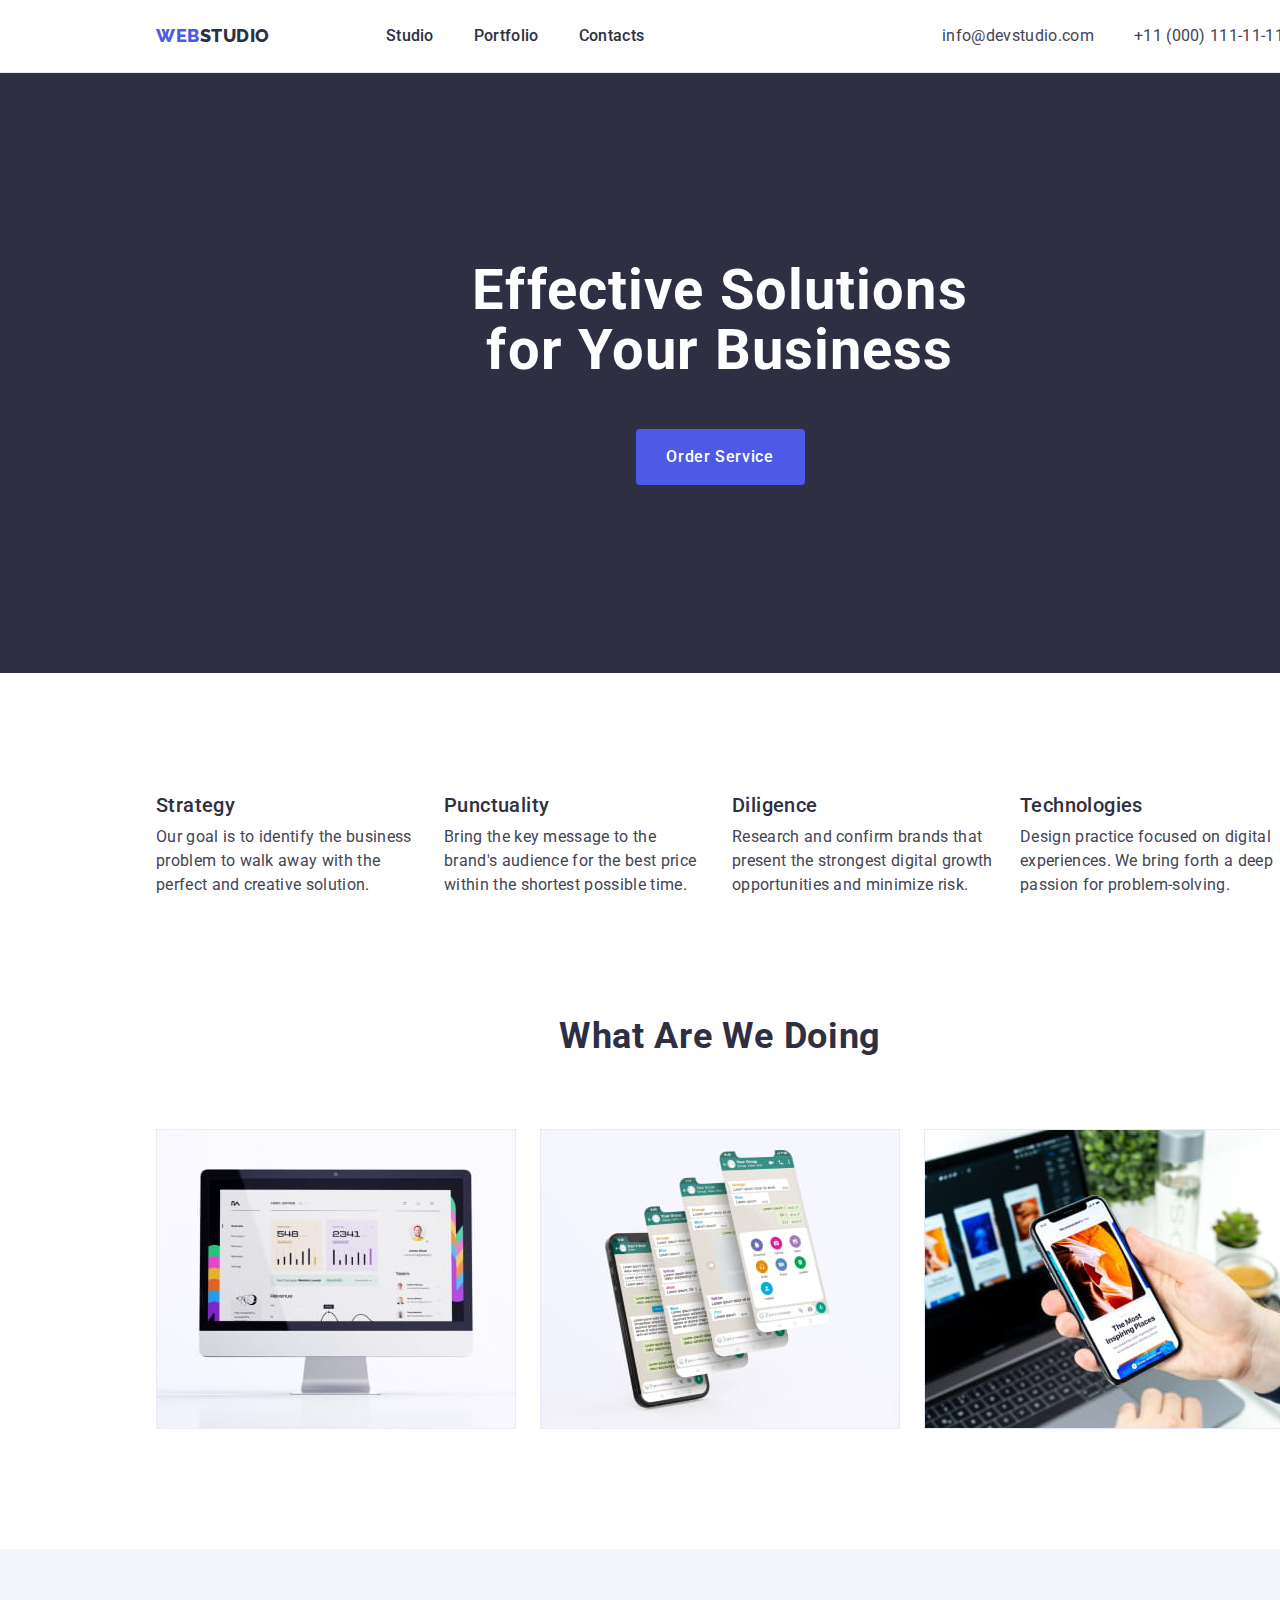
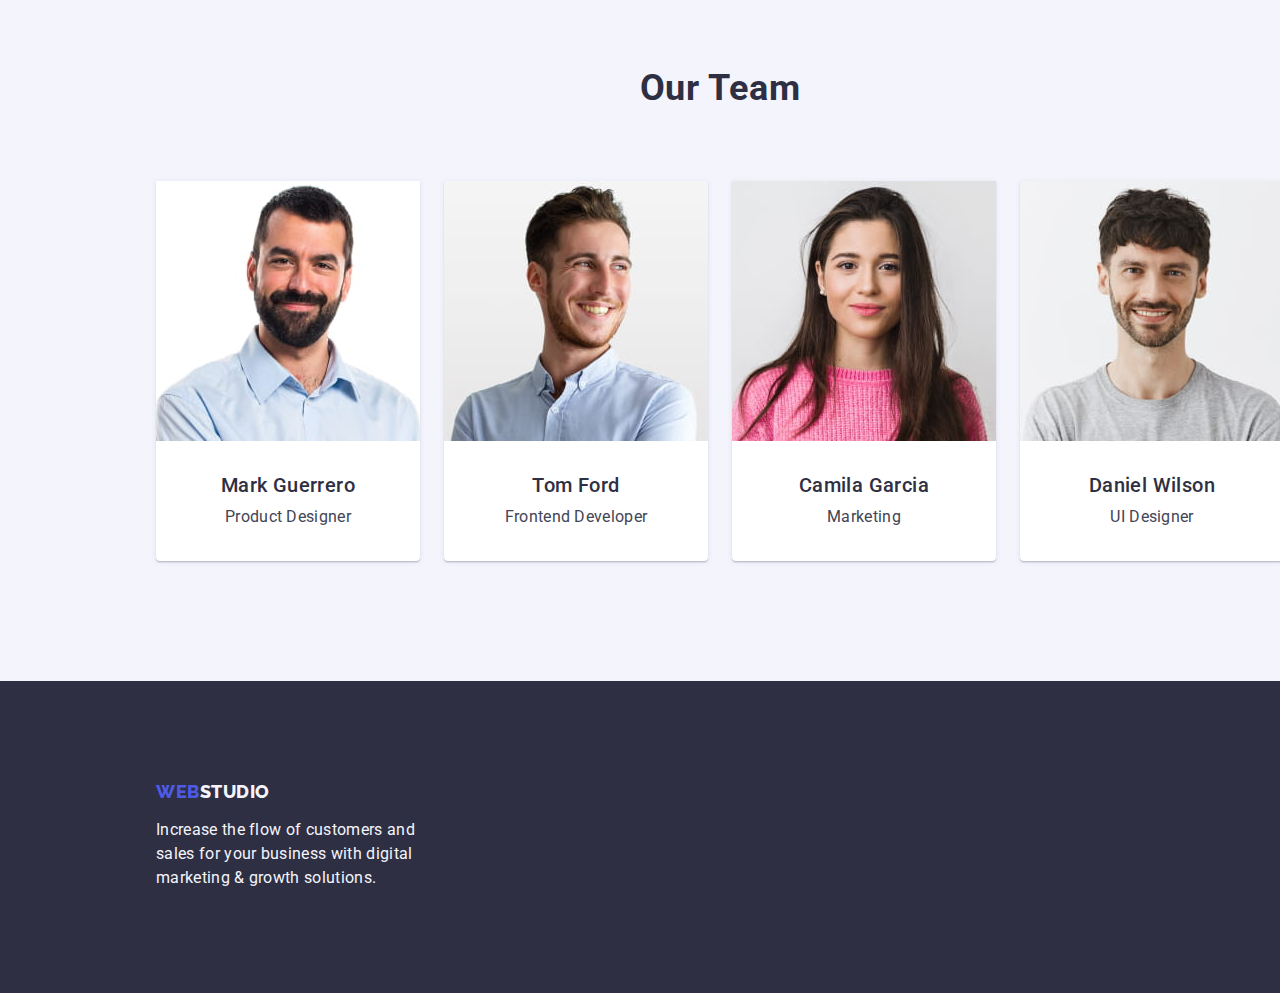
<file: index.html>
<!DOCTYPE html>
<html lang="en">
  <head>
    <meta charset="UTF-8" />
    <meta http-equiv="X-UA-Compatible" content="IE=edge" />
    <meta name="viewport" content="width=device-width, initial-scale=1.0" />
    <title>Document</title>
    <!-- Normalize -->
    <link
      rel="stylesheet"
      href="https://cdn.jsdelivr.net/npm/modern-normalize@1.1.0/modern-normalize.min.css"
    />
    <!-- Styles -->
    <link rel="stylesheet" href="./css/styles.css" />
    <link rel="preconnect" href="https://fonts.googleapis.com" />
    <link rel="preconnect" href="https://fonts.gstatic.com" crossorigin />
    <link
      href="https://fonts.googleapis.com/css2?family=Raleway:wght@800&family=Roboto:wght@400;500;700&display=swap"
      rel="stylesheet"
    />
  </head>
  <body>
    <!-- Header -->
    <header class="main-header-container">
      <div class="header-container container">
        <nav class="header-nav-links">
          <a href="./index.html" class="link logo main-page-logo"
            >Web<span class="logo-part">Studio</span></a
          >
          <ul class="list header-nav-links">
            <li>
              <a href="./index.html" class="link header-nav-item">Studio</a>
            </li>
            <li>
              <a href="./portfolio.html" class="link header-nav-item"
                >Portfolio</a
              >
            </li>
            <li><a href="" class="link header-nav-item">Contacts</a></li>
          </ul>
        </nav>
        <address class="nav-links-list">
          <ul class="list nav-link-section header-contact-links">
            <li>
              <a href="mailto:info@devstudio.com" class="link header-contact"
                >info@devstudio.com</a
              >
            </li>
            <li>
              <a href="tel:+110001111111" class="link header-contact"
                >+11 (000) 111-11-11</a
              >
            </li>
          </ul>
        </address>
      </div>
    </header>
    <!-- Hero -->
    <main>
      <section class="main-hero-section">
        <div class="container">
          <h1 class="main-hero-title">Effective Solutions for Your Business</h1>
          <button type="button" class="order-service-btn">Order Service</button>
        </div>
      </section>
      <!-- About us -->
      <section class="section about-us-section">
        <div class="container">
          <h2 hidden class="main-page-title">About us</h2>
          <ul class="list about-us">
            <li class="about-us-list-item">
              <h3 class="about-us-title">Strategy</h3>
              <p class="about-us-descr">
                Our goal is to identify the business problem to walk away with
                the perfect and creative solution.
              </p>
            </li>
            <li class="about-us-list-item">
              <h3 class="about-us-title">Punctuality</h3>
              <p class="about-us-descr">
                Bring the key message to the brand's audience for the best price
                within the shortest possible time.
              </p>
            </li>
            <li class="about-us-list-item">
              <h3 class="about-us-title">Diligence</h3>
              <p class="about-us-descr">
                Research and confirm brands that present the strongest digital
                growth opportunities and minimize risk.
              </p>
            </li>
            <li class="about-us-list-item">
              <h3 class="about-us-title">Technologies</h3>
              <p class="about-us-descr">
                Design practice focused on digital experiences. We bring forth a
                deep passion for problem-solving.
              </p>
            </li>
          </ul>
        </div>
      </section>
      <!-- What are we doing -->
      <section class="section what-are-we-doing-section">
        <div class="container ">
          <h2 class="title">What are we doing</h2>
          <ul class="list what-are-we-doing-list">
            <li class="what-are-we-doing-item">
              <img
                src="./images/what-we-do/comp.jpg"
                alt="computer screen"
                width="360"
              />
            </li>
            <li class="what-are-we-doing-item">
              <img src="./images/what-we-do/tel.jpg" alt="phones" width="360" />
            </li>
            <li class="what-are-we-doing-item">
              <img
                src="./images/what-we-do/phone.jpg"
                alt="phone"
                width="360"
              />
            </li>
          </ul>
        </div>
      </section>
      <!-- Our Team -->
      <section class="card-set section">
        <div class="container">
          <h2 class="title team-title">Our Team</h2>
          <ul class="list team-list-cards">
            <li class="team-list-item card-set-item">
              <img
                src="./images/our-team/1.jpg"
                alt="man with beard"
                width="264"
              />
              <div class="team-name-item">
                <h3 class="team-member-name">Mark Guerrero</h3>
                <p class="team-members-descr">Product Designer</p>
              </div>
            </li>
            <li class="team-list-item card-set-item">
              <img
                src="./images/our-team/2.jpg"
                alt="smiling man"
                width="264"
              />
              <div class="team-name-item">
                <h3 class="team-member-name">Tom Ford</h3>
                <p class="team-members-descr">Frontend Developer</p>
              </div>
            </li>
            <li class="team-list-item card-set-item">
              <img
                src="./images/our-team/3.jpg"
                alt="dark haired woman"
                width="264"
              />
              <div class="team-name-item">
                <h3 class="team-member-name">Camila Garcia</h3>
                <p class="team-members-descr">Marketing</p>
              </div>
            </li>
            <li class="team-list-item card-set-item">
              <img
                src="./images/our-team/4.jpg"
                alt="smiling man with beard"
                width="264"
              />
              <div class="team-name-item">
                <h3 class="team-member-name">Daniel Wilson</h3>
                <p class="team-members-descr">UI Designer</p>
              </div>
            </li>
          </ul>
        </div>
      </section>
    </main>
    <!-- Footer -->
    <footer class="footer">
      <div class="footer-items container">
        <a href="./index.html" class="footer-logo link"
          >Web<span class="footer-logo-part">Studio</span></a
        >
        <p class="footer-descr">
          Increase the flow of customers and sales for your business with
          digital marketing & growth solutions.
        </p>
      </div>
    </footer>
  </body>
</html>
</file>
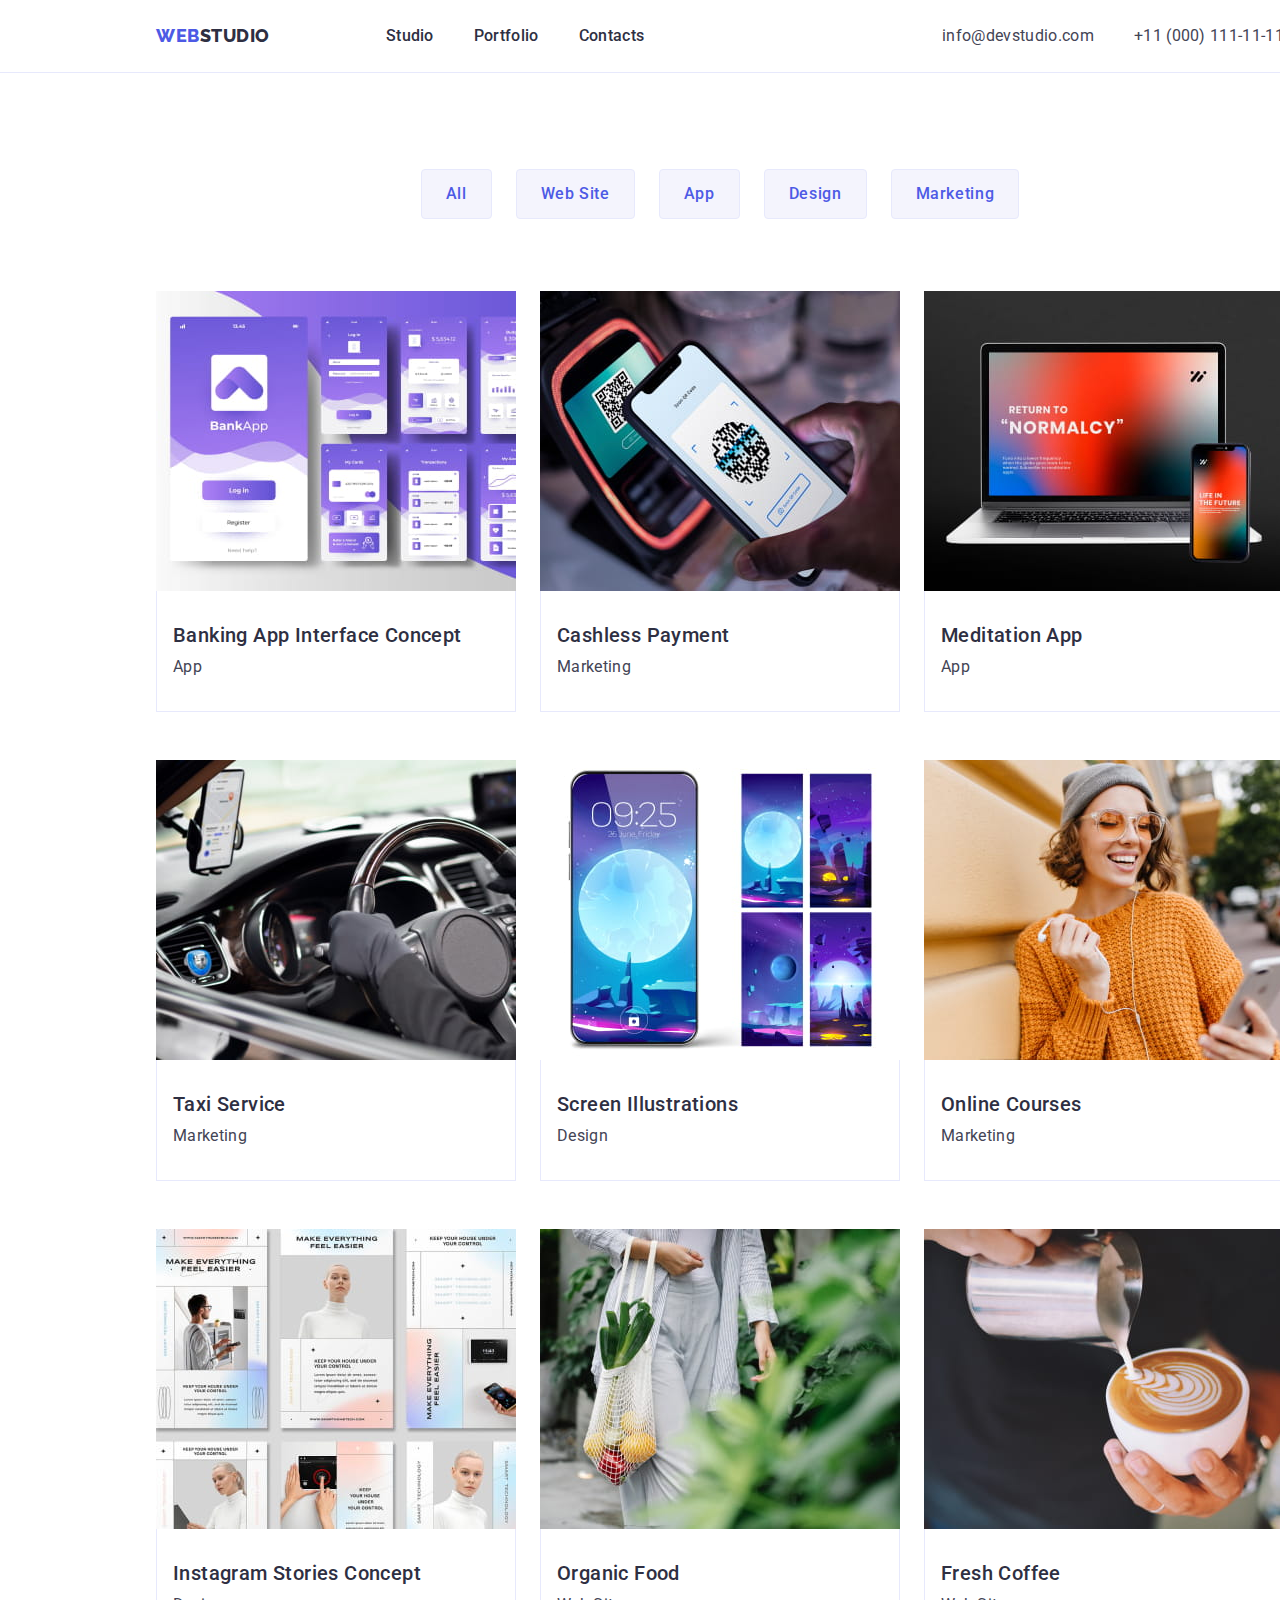
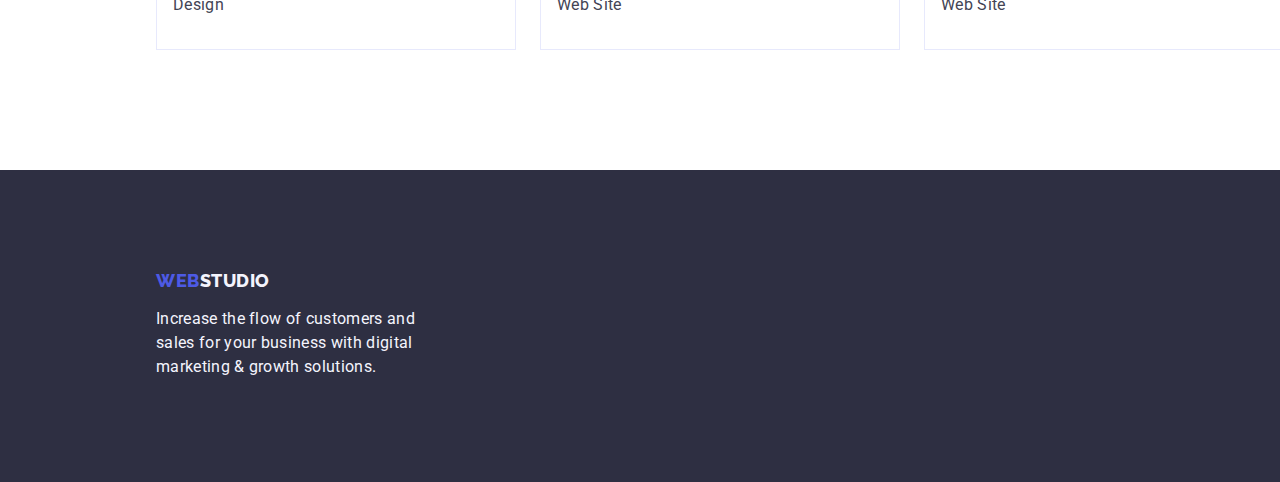
<file: portfolio.html>
<!DOCTYPE html>
<html lang="en">
  <head>
    <meta charset="UTF-8" />
    <meta http-equiv="X-UA-Compatible" content="IE=edge" />
    <meta name="viewport" content="width=device-width, initial-scale=1.0" />
    <title>Document</title>
    <!-- Normalize -->
    <link
      rel="stylesheet"
      href="https://cdn.jsdelivr.net/npm/modern-normalize@1.1.0/modern-normalize.min.css"
    />
    <!-- Styles -->
    <link rel="stylesheet" href="./css/styles.css" />
    <link rel="preconnect" href="https://fonts.googleapis.com" />
    <link rel="preconnect" href="https://fonts.gstatic.com" crossorigin />
    <link
      href="https://fonts.googleapis.com/css2?family=Raleway:wght@800&family=Roboto:wght@400;500;700&display=swap"
      rel="stylesheet"
    />
  </head>
  <body>
    <!-- Header -->
    <header class="main-header-container">
      <div class="header-container container">
        <nav class="header-nav-links">
          <a href="./index.html" class="link logo main-page-logo"
            >Web<span class="logo-part">Studio</span></a
          >
          <ul class="list header-nav-links">
            <li>
              <a href="./index.html" class="link header-nav-item">Studio</a>
            </li>
            <li>
              <a href="./portfolio.html" class="link header-nav-item"
                >Portfolio</a
              >
            </li>
            <li><a href="" class="link header-nav-item">Contacts</a></li>
          </ul>
        </nav>
        <address class="nav-links-list">
          <ul class="list nav-link-section header-contact-links">
            <li>
              <a href="mailto:info@devstudio.com" class="link header-contact"
                >info@devstudio.com</a
              >
            </li>
            <li>
              <a href="tel:+110001111111" class="link header-contact"
                >+11 (000) 111-11-11</a
              >
            </li>
          </ul>
        </address>
      </div>
    </header>
    <main>
      <section class="main-page-section">
        <!-- Portfolio -->
        <div class="container">
          <h1 hidden>Portfolio</h1>
          <ul class="page-nav-button-section">
            <li class="list">
              <button type="button" class="page-nav-button">All</button>
            </li>
            <li class="list">
              <button type="button" class="page-nav-button">Web Site</button>
            </li>
            <li class="list">
              <button type="button" class="page-nav-button">App</button>
            </li>
            <li class="list">
              <button type="button" class="page-nav-button">Design</button>
            </li>
            <li class="list">
              <button type="button" class="page-nav-button">Marketing</button>
            </li>
          </ul>
          <!-- Images -->
          <ul class="list portfolio-section-list">
            <li class="portfilio-card-item">
              <a href="" class="link"
                ><img
                  src="./images/portfolio/img1.jpg"
                  alt="banking App Interface"
                  width="360"
                />
                <div class="app-name-item">
                  <h2 class="list-item-name">Banking App Interface Concept</h2>
                  <p class="list-item-descr">App</p>
                </div>
              </a>
            </li>
            <li class="portfilio-card-item">
              <a href="" class="link"
                ><img
                  src="./images/portfolio/img2.jpg"
                  alt="cashless payment"
                  width="360"
                />
                <div class="app-name-item">
                  <h2 class="list-item-name">Cashless Payment</h2>
                  <p class="list-item-descr">Marketing</p>
                </div>
              </a>
            </li>
            <li class="portfilio-card-item">
              <a href="" class="link"
                ><img
                  src="./images/portfolio/img3.jpg"
                  alt="computer screen"
                  width="360"
                />
                <div class="app-name-item">
                  <h2 class="list-item-name">Meditation App</h2>
                  <p class="list-item-descr">App</p>
                </div></a
              >
            </li>
            <li class="portfilio-card-item">
              <a href="" class="link"
                ><img
                  src="./images/portfolio/img4.jpg"
                  alt="taxi"
                  width="360"
                />
                <div class="app-name-item">
                  <h2 class="list-item-name">Taxi Service</h2>
                  <p class="list-item-descr">Marketing</p>
                </div></a
              >
            </li>
            <li class="portfilio-card-item">
              <a href="" class="link">
                <img
                  src="./images/portfolio/img5.jpg"
                  alt="screen illustrations"
                  width="360"
                />
                <div class="app-name-item">
                  <h2 class="list-item-name">Screen Illustrations</h2>
                  <p class="list-item-descr">Design</p>
                </div></a
              >
            </li>
            <li class="portfilio-card-item">
              <a href="" class="link"
                ><img
                  src="./images/portfolio/img6.jpg"
                  alt="women"
                  width="360"
                />
                <div class="app-name-item">
                  <h2 class="list-item-name">Online Courses</h2>
                  <p class="list-item-descr">Marketing</p>
                </div></a
              >
            </li>
            <li class="portfilio-card-item">
              <a href="" class="link"
                ><img
                  src="./images/portfolio/img7.jpg"
                  alt="instagram stories"
                  width="360"
                />
                <div class="app-name-item">
                  <h2 class="list-item-name">Instagram Stories Concept</h2>
                  <p class="list-item-descr">Design</p>
                </div></a
              >
            </li>
            <li class="portfilio-card-item">
              <a href="" class="link"
                ><img
                  src="./images/portfolio/img8.jpg"
                  alt="bag with fruits"
                  width="360"
                />
                <div class="app-name-item">
                  <h2 class="list-item-name">Organic Food</h2>
                  <p class="list-item-descr">Web Site</p>
                </div></a
              >
            </li>
            <li class="portfilio-card-item">
              <a href="" class="link"
                ><img
                  src="./images/portfolio/img9.jpg"
                  alt="coffee"
                  width="360"
                />
                <div class="app-name-item">
                  <h2 class="list-item-name">Fresh Coffee</h2>
                  <p class="list-item-descr">Web Site</p>
                </div></a
              >
            </li>
          </ul>
        </div>
      </section>
    </main>
    <!-- Footer -->
    <footer class="footer">
      <div class="footer-items container">
        <a href="./index.html" class="footer-logo link"
          >Web<span class="footer-logo-part">Studio</span></a
        >
        <p class="footer-descr">
          Increase the flow of customers and sales for your business with
          digital marketing & growth solutions.
        </p>
      </div>
    </footer>
  </body>
</html>
</file>
<file: css/styles.css>
*,
*::before,
*::after {
  box-sizing: border-box;
}

:root {
  /* Fonts */
  --primary-font: "Roboto", sans-serif;
  --secondary-font: "Raleway", sans-serif;

  /* Color */
  --main-text-color: #2e2f42;
  --light-color: #434455;
  --white-color: #ffffff;
  --secondary-text-color: #f4f4fd;

  --bg-dark-color: #2e2f42;
  --bg-light-color: #f4f4fd;

  --accent-color: #4d5ae5;

  --hover-focus-color: #404bbf;

  --portfolio-btn-color: #e7e9fc;
  /* Other */
  --indent: 24px;
  --items: 4;
}

body {
  color: var(--light-color);
  font-family: var(--primary-font);
  background-color: var(--white-color);
  width: 1440px;
}
/* Reset start */
ul {
  margin: 0;
  padding: 0;
}

h1,
h2,
h3,
h4,
h5,
h6,
p {
  margin: 0;
}
img {
  display: block;
}
a {
  text-decoration: none;
}
button {
  cursor: pointer;
}

.list {
  list-style: none;
  padding: 0;
  margin: 0;
}

.link {
  color: inherit;
  text-decoration: none;
}

.link:hover {
  color: var(--hover-focus-color);
}

.link:focus {
  color: var(--hover-focus-color);
}

.container {
  width: 1158px;
  margin: 0 auto;
  padding: 0 15px;
}

/* Header */
.main-page-logo {
  font-family: var(--secondary-font);
  font-style: normal;
  font-weight: 800;
  font-size: 18px;
  line-height: 1.17;
  letter-spacing: 0.03em;
  margin-right: 76px;
  text-transform: uppercase;
  color: var(--accent-color);
}
.logo-part {
  color: var(--main-text-color);
}

.nav-links-list {
  font-style: normal;
  margin-left: auto;
}
.header-contact-links {
  display: flex;
  gap: 40px;
}

.header-container {
  display: flex;
  align-items: center;
  height: 72px;
}
.main-header-container {
  border-bottom: 1px solid #e7e9fc;
}

.header-nav-item {
  font-family: var(--primary-font);
  font-style: normal;
  font-weight: 500;
  font-size: 16px;
  line-height: 1.5;
  letter-spacing: 0.02em;
  color: var(--main-text-color);
  padding: 24px 0;
}

.header-contact {
  font-family: var(--primary-font);
  font-style: normal;
  font-weight: 400;
  font-size: 16px;
  line-height: 1.5;
  letter-spacing: 0.02em;
  color: var(--light-color);
  padding: 24px 0;
}

.header-nav-links {
  display: flex;
  align-items: center;
  gap: 40px;
}

/* Hero */
.main-hero-section {
  background-color: var(--bg-dark-color);
  width: 1440px;
  height: 600px;
  padding: 188px 0;
}

.main-hero-title {
  font-weight: 700;
  font-size: 56px;
  max-width: 496px;
  line-height: 1.07;
  letter-spacing: 0.02em;
  color: var(--white-color);
  text-align: center;
  margin-left: auto;
  margin-right: auto;
  margin-bottom: 48px;
}

.order-service-btn {
  min-width: 169px;
  height: 56px;
  background-color: var(--accent-color);
  border: none;
  border-radius: 4px;
  color: var(--white-color);
  font-family: var(--primary-font);
  font-style: normal;
  font-weight: 500;
  font-size: 16px;
  line-height: 1.5;
  letter-spacing: 0.04em;
  display: block;
  cursor: pointer;
  margin: auto;
}

.btn:hover {
  background-color: var(--hover-focus-color);
}

.btn:focus {
  background-color: var(--hover-focus-color);
}
/* About us */

.about-us {
  display: flex;
  gap: 24px;
  width: 1128px;
  padding: 0 auto;
}

.about-us-title {
  font-weight: 500;
  font-size: 20px;
  line-height: 1.2;
  letter-spacing: 0.02em;
  color: var(--main-text-color);
  margin-bottom: 8px;
}
.about-us-descr {
  font-weight: 400;
  font-size: 16px;
  line-height: 1.5;
  letter-spacing: 0.02em;
  color: var(--light-color);
}
.about-us-section {
  padding: 120px 0;
}

.about-us-list-item {
  width: calc((100% - 72px) / 4);
}

/* What are we doing */
.what-are-we-doing-section {
  padding-bottom: 120px;
}
.title {
  font-weight: 700;
  font-size: 36px;
  line-height: 1.11;
  letter-spacing: 0.02em;
  text-align: center;
  text-transform: capitalize;
  color: var(--main-text-color);
  margin-bottom: 72px;
}

.what-are-we-doing-list {
  display: flex;
  gap: 24px;
}
.what-are-we-doing-item {
  width: calc((100% - 48px) / 3);
}

/* Our Team */

.card-set {
  display: flex;
  flex-wrap: wrap;
  gap: var(--indent);
  background-color: var(--bg-light-color);
  padding: 120px 0;
}

.card-set-item {
  flex-basis: calc((100% - var(--indent) * (var(--items) -1)) / var(--items));
}

.team-list-item {
  background-color: var(--white-color);
  width: 264px;
  height: 380px;
  text-align: center;
  box-shadow: 0px 1px 6px rgba(46, 47, 66, 0.08),
    0px 1px 1px rgba(46, 47, 66, 0.16), 0px 2px 1px rgba(46, 47, 66, 0.08);
  border-radius: 0px 0px 4px 4px;
}

.team-list-cards {
  display: flex;
  gap: 24px;
}

.team-name-item {
  padding: 32px 16px;
}

.team-member-name {
  font-weight: 500;
  font-size: 20px;
  line-height: 1.2;
  letter-spacing: 0.02em;
  color: var(--main-text-color);
  margin-bottom: 8px;
  text-align: center;
  margin-bottom: 8px;
}

.team-members-descr {
  font-weight: 400;
  font-size: 16px;
  line-height: 1.5;
  letter-spacing: 0.02em;
  color: var(--light-color);
  text-align: center;
}

/* Footer */

.footer {
  display: block;
  background-color: var(--bg-dark-color);
  font-family: var(--secondary-font);
  height: 312px;
  padding: 100px 0;
}

.footer-descr {
  font-weight: 400;
  font-size: 16px;
  line-height: 1.5;
  letter-spacing: 0.02em;
  color: var(--secondary-text-color);
  font-family: var(--primary-font);
  width: 264px;
}

.footer-logo {
  font-style: normal;
  font-weight: 800;
  font-size: 18px;
  line-height: 1.17;
  letter-spacing: 0.03em;
  color: var(--accent-color);
  text-transform: uppercase;
  display: inline-block;
  margin-bottom: 16px;
}
.footer-logo-part {
  color: var(--secondary-text-color);
}

/* PORTFOLIO */

.main-page-section {
  padding: 96px 0 120px;
}

/* Button */

.page-nav-button {
  padding: 12px 24px;
  background-color: var(--secondary-text-color);
  font-family: var(--primary-font);
  font-style: normal;
  font-weight: 500;
  font-size: 16px;
  line-height: 1.5;
  letter-spacing: 0.04em;
  color: var(--accent-color);
  padding: 12px 24px;
  border: 1px solid var(--portfolio-btn-color);
  border-radius: 4px;
  cursor: pointer;
}

.page-nav-button-section {
  display: flex;
  flex-direction: row;
  justify-content: center;
  align-items: center;
  gap: 24px;
  margin-bottom: 72px;
}
.page-nav-button:hover {
  color: var(--white-color);
  background-color: var(--hover-focus-color);
  border: 1px solid transparent;
}

.page-nav-button:focus {
  color: var(--white-color);
  background-color: var(--hover-focus-color);
  border: 1px solid transparent;
}
/* Portfolio list */
.list-item-name {
  font-weight: 500;
  font-size: 20px;
  line-height: 1.2;
  letter-spacing: 0.02em;
  color: var(--main-text-color);
  margin-bottom: 8px;
}
.list-item-descr {
  font-size: 16px;
  line-height: 1.5;
  letter-spacing: 0.02em;
  color: var(--light-color);
}

.hidden {
  position: absolute;
  width: 1px;
  height: 1px;
  margin: -1px;
  border: 0;
  padding: 0;
  white-space: nowrap;
  clip-path: inset(100%);
  clip: rect(0 0 0 0);
  overflow: hidden;
}

.portfolio-section-list {
  display: flex;
  flex-wrap: wrap;
  gap: 24px;
  row-gap: 48px;
  justify-content: center;
}

.portfilio-card-item {
  width: calc((100% - 48px) / 3);
}

.app-name-item {
  padding: 32px 16px;
  border: 1px solid var(--portfolio-btn-color);
  border-top: none;
}
</file>
